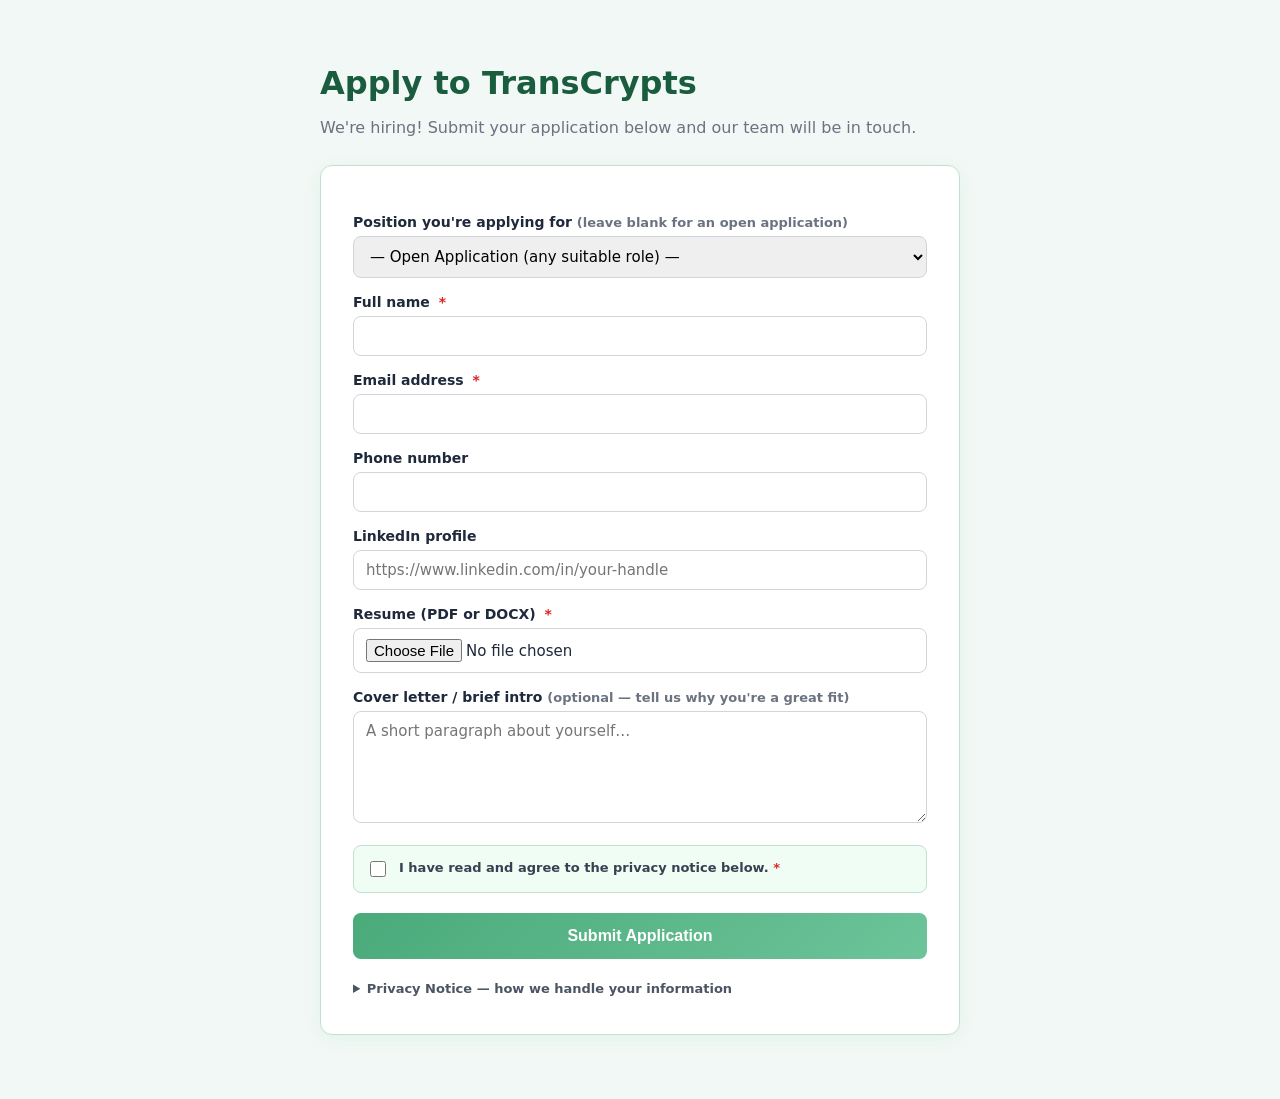
<file: career_form_example.html>
<!--
  ════════════════════════════════════════════════════════════════════════════
  TransCrypts — Sample Career Application Form
  ════════════════════════════════════════════════════════════════════════════

  HOW TO USE
  1. Replace API_BASE_URL below with your actual Render URL once deployed
     (e.g.  https://transcrypts-resume-db.onrender.com)
  2. (Optional) If you set CAREERS_API_KEY env var on Render, also set
     API_KEY below to the same value.  Leave empty to disable the check.
  3. Drop this entire block into your website's careers page.  Adjust the
     CSS classes to match your site's styling.
  4. To make it position-specific, set the hidden "position" field — for
     example each job listing's "Apply" button can pre-fill it.

  REQUIRED FIELDS (form will refuse to submit without them):
    • name
    • email
    • resume  (PDF or DOCX file)

  OPTIONAL FIELDS:
    • phone
    • position           (leave blank → "Open Application — Suitable Position")
    • linkedin_url
    • cover_letter

  ════════════════════════════════════════════════════════════════════════════
-->
<!DOCTYPE html>
<html lang="en">
<head>
<meta charset="utf-8">
<meta name="viewport" content="width=device-width, initial-scale=1.0">
<title>Apply to TransCrypts</title>
<style>
  body { font-family: 'Segoe UI', system-ui, -apple-system, sans-serif;
         max-width: 640px; margin: 40px auto; padding: 24px;
         color: #1e293b; background: #f2f8f5; }
  h1   { color: #1a5c3e; margin: 0 0 8px; }
  .sub { color: #6b7280; margin-bottom: 28px; }
  .form-card { background: #ffffff; padding: 32px; border-radius: 12px;
               border: 1px solid #c2e0cf; box-shadow: 0 4px 16px rgba(109,196,154,0.10); }
  label { display: block; margin: 16px 0 6px; font-weight: 600; font-size: 14px; }
  .req  { color: #dc2626; margin-left: 4px; }
  input[type="text"], input[type="email"], input[type="tel"],
  input[type="url"], input[type="file"], textarea, select {
    width: 100%; padding: 10px 12px; box-sizing: border-box;
    border: 1.5px solid #d1d5db; border-radius: 8px;
    font-size: 15px; font-family: inherit;
  }
  input:focus, textarea:focus, select:focus {
    outline: none; border-color: #6DC49A;
    box-shadow: 0 0 0 3px rgba(109,196,154,0.25);
  }
  textarea { min-height: 110px; resize: vertical; }
  button {
    margin-top: 24px; width: 100%; padding: 14px;
    background: linear-gradient(135deg,#4aaa7a,#6DC49A);
    color: white; font-weight: 700; font-size: 16px;
    border: none; border-radius: 8px; cursor: pointer;
    transition: transform 0.1s, box-shadow 0.1s;
  }
  button:hover { transform: translateY(-1px); box-shadow: 0 4px 12px rgba(109,196,154,0.4); }
  button:disabled { opacity: 0.6; cursor: wait; }
  .msg { margin-top: 18px; padding: 14px; border-radius: 8px; font-size: 14px; }
  .msg.success { background: #f0fdf4; color: #14532d; border: 1px solid #86efac; }
  .msg.error   { background: #fef2f2; color: #7f1d1d; border: 1px solid #fca5a5; }
  .small  { font-size: 13px; color: #6b7280; margin-top: 4px; }
</style>
</head>
<body>

<h1>Apply to TransCrypts</h1>
<p class="sub">We're hiring! Submit your application below and our team will be in touch.</p>

<div class="form-card">
  <form id="careerForm" enctype="multipart/form-data">
    <label for="position">Position you're applying for
      <span class="small">(leave blank for an open application)</span>
    </label>
    <select name="position" id="position">
      <option value="">— Open Application (any suitable role) —</option>
      <option value="FullStack Developer">FullStack Developer</option>
      <option value="Software Engineer">Software Engineer</option>
      <option value="Frontend Engineer">Frontend Engineer</option>
      <option value="DevOps Engineer">DevOps Engineer</option>
      <option value="Product Manager">Product Manager</option>
      <option value="Account Executive">Account Executive</option>
      <!-- Add or remove jobs as needed -->
    </select>

    <label for="name">Full name <span class="req">*</span></label>
    <input type="text" name="name" id="name" required>

    <label for="email">Email address <span class="req">*</span></label>
    <input type="email" name="email" id="email" required>

    <label for="phone">Phone number</label>
    <input type="tel" name="phone" id="phone">

    <label for="linkedin_url">LinkedIn profile</label>
    <input type="url" name="linkedin_url" id="linkedin_url"
           placeholder="https://www.linkedin.com/in/your-handle">

    <label for="resume">Resume (PDF or DOCX) <span class="req">*</span></label>
    <input type="file" name="resume" id="resume"
           accept=".pdf,.docx,application/pdf,application/vnd.openxmlformats-officedocument.wordprocessingml.document"
           required>

    <label for="cover_letter">Cover letter / brief intro
      <span class="small">(optional — tell us why you're a great fit)</span>
    </label>
    <textarea name="cover_letter" id="cover_letter" rows="5"
              placeholder="A short paragraph about yourself…"></textarea>

    <!-- Privacy consent — required before submission -->
    <label style="display:flex;align-items:flex-start;gap:10px;margin-top:18px;
                  padding:12px;background:#f0fdf4;border:1px solid #c2e0cf;
                  border-radius:8px;cursor:pointer">
      <input type="checkbox" id="privacyConsent" required
             style="margin-top:3px;flex-shrink:0;width:16px;height:16px;
                    accent-color:#3d8a64;cursor:pointer" />
      <span style="font-size:13px;color:#374151;line-height:1.55">
        I have read and agree to the privacy notice below.
        <span style="color:#dc2626">*</span>
      </span>
    </label>

    <button type="submit" id="submitBtn"
            style="margin-top:14px">Submit Application</button>
    <div id="msg" role="alert" aria-live="polite"></div>
  </form>

  <details style="margin-top:16px">
    <summary style="font-size:13px;color:#4b5563;cursor:pointer;
                    font-weight:600;padding:6px 0">
      Privacy Notice — how we handle your information
    </summary>
    <div style="font-size:13px;color:#4b5563;margin-top:10px;line-height:1.65;
                padding:14px;background:#f9fafb;border-radius:8px;
                border:1px solid #e5e7eb">
      <p style="margin:0 0 8px">
        <strong>What we collect:</strong> Your name, email address, phone number,
        LinkedIn profile, and the resume you upload. We may also collect your
        cover letter and the position you select.
      </p>
      <p style="margin:0 0 8px">
        <strong>How we use it:</strong> Solely to assess your suitability for
        current and future roles at TransCrypts. Your resume is analysed by an
        AI system (Anthropic Claude) to extract professional information and
        categorise your skills automatically. This is a screening aid — all
        hiring decisions involve human review.
      </p>
      <p style="margin:0 0 8px">
        <strong>Who processes your data:</strong> Authorised TransCrypts HR
        staff, and the following service providers acting on our behalf:
        Supabase Inc. (database, USA), Render Inc. (hosting, USA),
        Anthropic PBC (AI resume parsing, USA), and our email provider.
        Your data may be transferred to and processed in the United States
        under appropriate contractual protections.
      </p>
      <p style="margin:0 0 8px">
        <strong>Retention:</strong> Applications are retained for up to 2 years
        from the date of submission or last activity, after which they are
        anonymised or deleted.
      </p>
      <p style="margin:0 0 8px">
        <strong>Your rights:</strong> You may request access to, correction of,
        or deletion of your personal information at any time. EU residents have
        additional rights including data portability and the right to object.
        Email <a href="mailto:hr@transcrypts.com" style="color:#3d8a64">
        hr@transcrypts.com</a> — we will respond within 30 days.
      </p>
      <p style="margin:0">
        <strong>Questions or complaints:</strong> Contact us at
        <a href="mailto:hr@transcrypts.com" style="color:#3d8a64">hr@transcrypts.com</a>.
        Canadian residents may also file a complaint with the
        <a href="https://www.priv.gc.ca" target="_blank" style="color:#3d8a64">
        Office of the Privacy Commissioner of Canada</a>.
        EU residents may contact their national data protection authority.
      </p>
    </div>
  </details>
</div>

<script>
  // ════════════════════════════════════════════════════════════════════════
  //  CONFIGURATION — replace with your real values
  // ════════════════════════════════════════════════════════════════════════
  const API_BASE_URL = "https://YOUR-RENDER-APP.onrender.com";  // ← change this
  const API_KEY      = "";  // ← optional, set if you set CAREERS_API_KEY on Render
  // ════════════════════════════════════════════════════════════════════════

  document.getElementById('careerForm').addEventListener('submit', async (e) => {
    e.preventDefault();
    const form    = e.target;
    const btn     = document.getElementById('submitBtn');
    const msgBox  = document.getElementById('msg');
    btn.disabled  = true;
    btn.textContent = "Submitting…";
    msgBox.className = '';
    msgBox.textContent = '';

    try {
      const fd = new FormData(form);
      const headers = {};
      if (API_KEY) headers['X-API-Key'] = API_KEY;

      const res = await fetch(API_BASE_URL + '/api/careers/apply', {
        method: 'POST',
        body: fd,
        headers: headers,
      });
      const data = await res.json();

      if (res.ok && data.ok) {
        msgBox.className = 'msg success';
        msgBox.textContent = data.message || 'Thanks — application received!';
        form.reset();
      } else {
        msgBox.className = 'msg error';
        msgBox.textContent = data.message || 'Something went wrong. Please try again.';
        btn.disabled = false;
        btn.textContent = "Submit Application";
      }
    } catch (err) {
      msgBox.className = 'msg error';
      msgBox.textContent = 'Network error: ' + err.message;
      btn.disabled = false;
      btn.textContent = "Submit Application";
    }
  });
</script>
</body>
</html>
</file>
